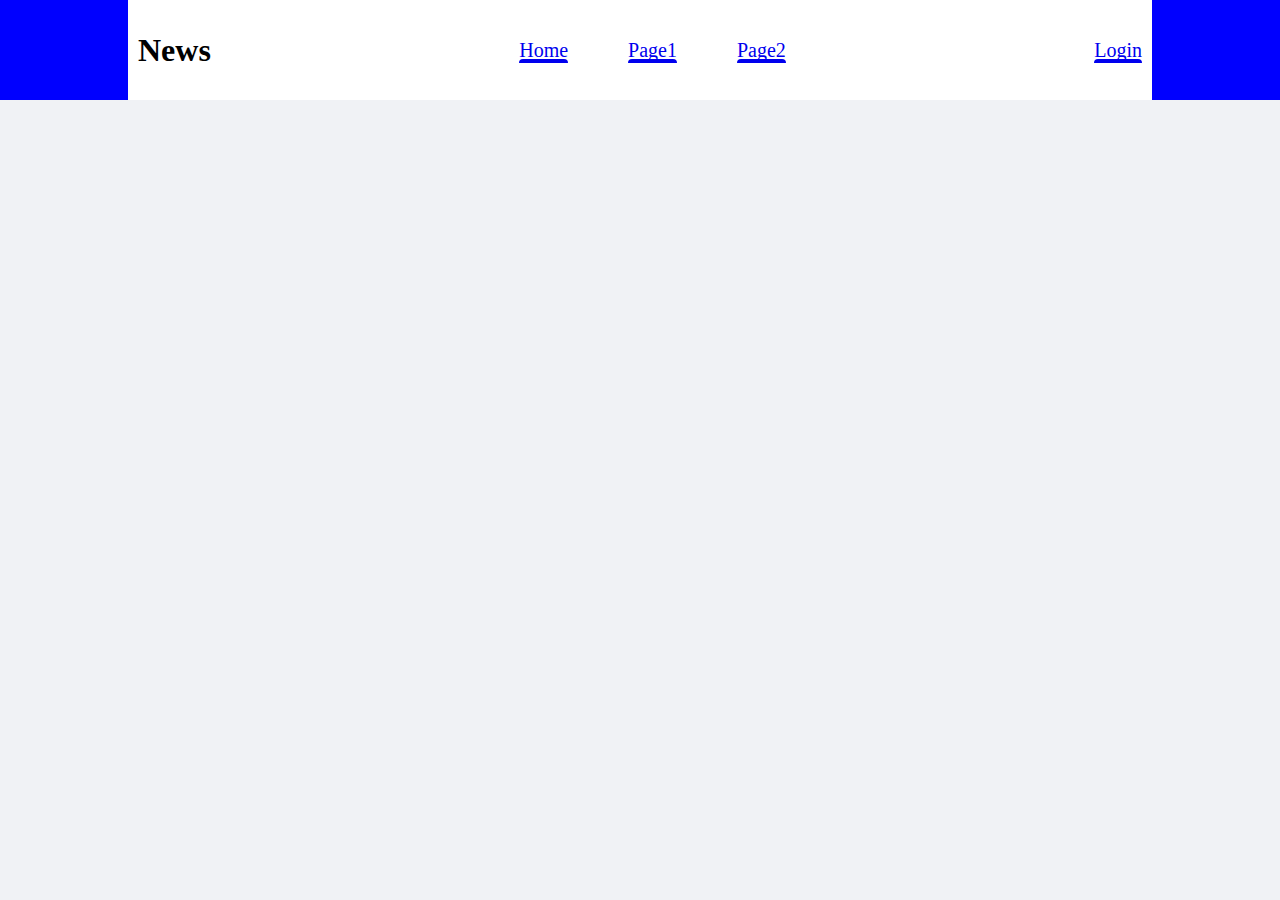
<file: Dự án 2/index.html>
<!DOCTYPE html>
<html lang="en">
<head>
    <meta charset="UTF-8">
    <meta http-equiv="X-UA-Compatible" content="IE=edge">
    <meta name="viewport" content="width=device-width, initial-scale=1.0">
    <title>Document</title>
    <link rel="stylesheet" href="style.css">
</head>
<body>
    <header>
        <div class="header">
            <div class="container">
                <div class="content-container">
                    <h1 class="logo">
                        News
                    </h1>
                    <ul class="list">
                        <li class="list-item">
                            <a href="#" class="simple_link">Home</a>
                        </li>
                        <li class="list-item">
                            <a href="#" class="simple_link">Page1</a>
                        </li>
                        <li class="list-item">
                            <a href="#" class="simple_link">Page2</a>
                        </li>
                    </ul>
                    <div class="login">
                        <a href="#" class="simple_link">Login</a>
                    </div>
                </div>
            </div>
        </div>
    </header>
    <main>

    </main>
    <footer>

    </footer>

</body>
</html>
</file>
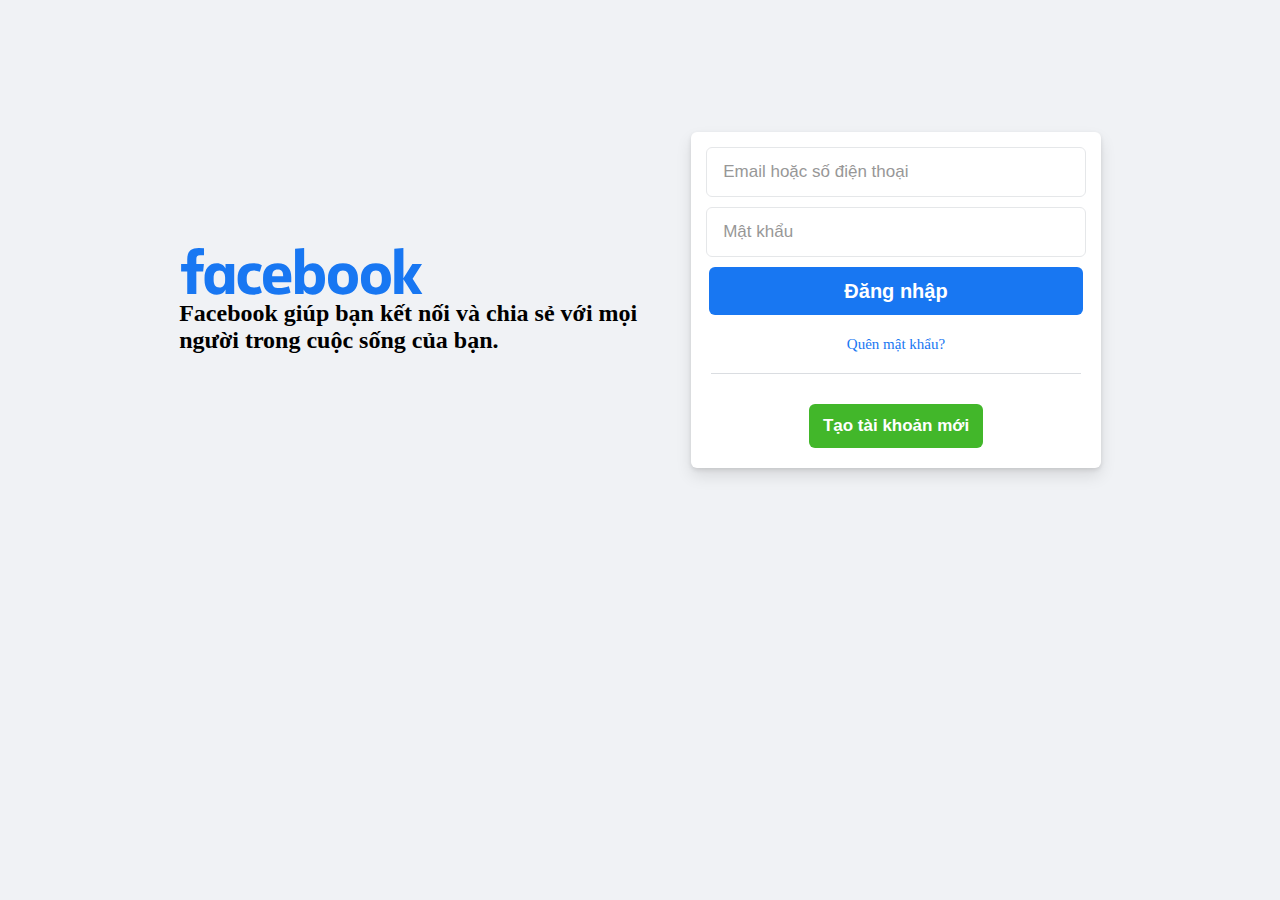
<file: Login Facebook/index.html>
<!DOCTYPE html>
<html lang="en">
<head>
    <meta charset="UTF-8">
    <meta http-equiv="X-UA-Compatible" content="IE=edge">
    <meta name="viewport" content="width=device-width, initial-scale=1.0">
    <title>Document</title>
    <link rel="stylesheet" href="style.css">
</head>
<body>
    <div class="main">
        <div class="container">
            <div class="block left">
                <div class="img">
                    <img src="./assets/img/logo.svg" alt="">
                </div>
                <h2 class="content">
                    Facebook giúp bạn kết nối và chia sẻ với mọi người trong cuộc sống của bạn.
                </h2>
            </div>
            
            <div class="block right">
                    <div class="input">
                        <input type="text" placeholder="Email hoặc số điện thoại">
                        <input type="password" placeholder="Mật khẩu">
                    </div>
                    <div class="login-btn">
                        <button class="login">Đăng nhập</button>
                    </div>
                    <div class="text">
                        <a href="" class="simple_link">Quên mật khẩu?</a>
                    </div>
                    <div class="small-border"></div>
                    <div class="register-btn">
                        <button class="register">Tạo tài khoản mới</button>
                    </div>
            </div>
        </div>
    </div>
</body>
</html>
</file>
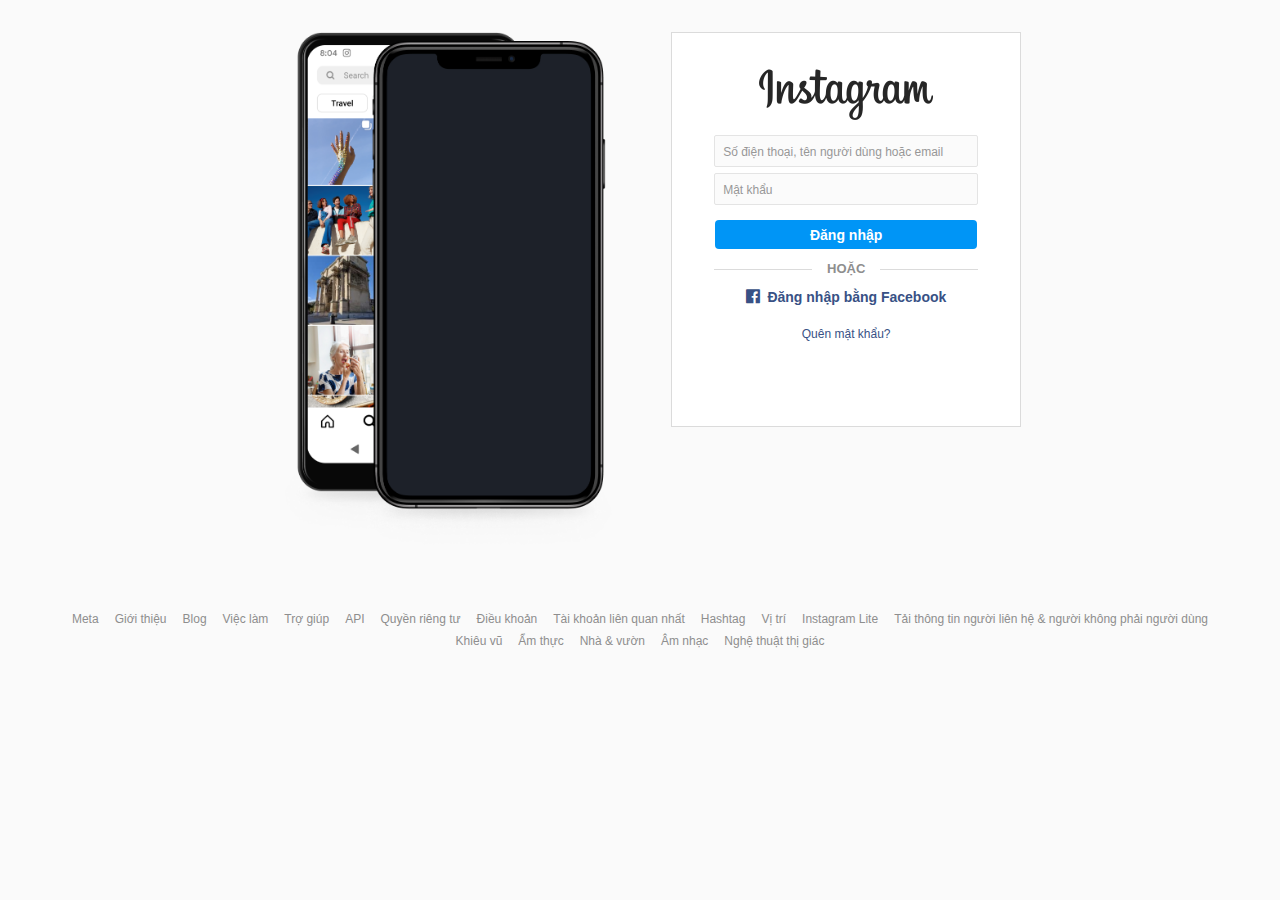
<file: Login Insta/index.html>
<!DOCTYPE html>
<html lang="en">
<head>
    <meta charset="UTF-8">
    <meta http-equiv="X-UA-Compatible" content="IE=edge">
    <meta name="viewport" content="width=device-width, initial-scale=1.0">
    <title>Document</title>
    <link rel="stylesheet" href="style.css">
    <link rel="stylesheet" href="./assets/css/font-awesome.min.css">
</head>
<body>
    <main>
        <div class="main">
            <div class="container">
                <div class="left">
                    <div class="big-img">
                        <img src="./assets/imgs/iphoneimg.png" alt="">
                    </div>
                    <!-- <div class="small-img">
                        <img src="./assets/imgs/small-img.png" alt="">
                    </div> -->
                </div>

                <div class="right">
                    <div class="logo">
                        <img src="./assets/imgs/d2529dbef8ed.png" alt="">
                    </div>
                    <div class="input-container">
                        <input type="text" placeholder="Số điện thoại, tên người dùng hoặc email">
                        <input type="password" placeholder="Mật khẩu">
                    </div>
                    <div class="login">
                        <button class="login-btn">
                            <div class="btn-content">
                                Đăng nhập
                            </div>
                        </button>
                    </div>
                    <div class="border-section">
                        <!-- <div class="left-border"></div> -->
                        <div class="content">HOẶC</div>
                        <!-- <div class="right-border"></div> -->
                    </div>
                    <div class="Facebook-link">
                        <i class="fa fa-facebook-official" aria-hidden="true"></i>
                        <a href="#" class="fb-link">Đăng nhập bằng Facebook</a>
                    </div>
                    <div class="forgot_password">
                        <a href="#" class="password">Quên mật khẩu?</a>
                    </div>
                </div>
            </div>
        </div>
    </main>
    <footer>
        <div class="footer">
            <div class="container">
                <div class="content-container">
                    <div class="row-container">
                        <ul class="list1">
                            <li class="list-items">
                                <a href="#" class="footer-link">Meta</a>
                            </li>
                            <li class="list-items">
                                <a href="#" class="footer-link">Giới thiệu</a>
                            </li>
                            <li class="list-items">
                                <a href="#" class="footer-link">Blog</a>
                            </li>
                            <li class="list-items">
                                <a href="#" class="footer-link">Việc làm</a>
                            </li>
                            <li class="list-items">
                                <a href="#" class="footer-link">Trợ giúp</a>
                            </li>
                            <li class="list-items">
                                <a href="#" class="footer-link">API</a>
                            </li>
                            <li class="list-items">
                                <a href="#" class="footer-link">Quyền riêng tư</a>
                            </li>
                            <li class="list-items">
                                <a href="#" class="footer-link">Điều khoản</a>
                            </li>
                            <li class="list-items">
                                <a href="#" class="footer-link">Tài khoản liên quan nhất</a>
                            </li>
                            <li class="list-items">
                                <a href="#" class="footer-link">Hashtag</a>
                            </li>
                            <li class="list-items">
                                <a href="#" class="footer-link">Vị trí</a>
                            </li>
                            <li class="list-items">
                                <a href="#" class="footer-link">Instagram Lite</a>
                            </li>
                            <li class="list-items">
                                <a href="#" class="footer-link">Tải thông tin người liên hệ & người không phải người dùng</a>
                            </li>
                        </ul>
                        <ul class="list2">
                            <li class="list-items">
                                <a href="#" class="footer-link">Khiêu vũ</a>
                            </li>
                            <li class="list-items">
                                <a href="#" class="footer-link">Ẩm thực</a>
                            </li>
                            <li class="list-items">
                                <a href="#" class="footer-link">Nhà & vườn</a>
                            </li>
                            <li class="list-items">
                                <a href="#" class="footer-link">Âm nhạc</a>
                            </li>
                            <li class="list-items">
                                <a href="#" class="footer-link">Nghệ thuật thị giác</a>
                            </li>
                        </ul>
                    </div>
                    <div class="row2-container">

                    </div>
                </div>
            </div>
        </div>
    </footer>
</body>
</html>
</file>
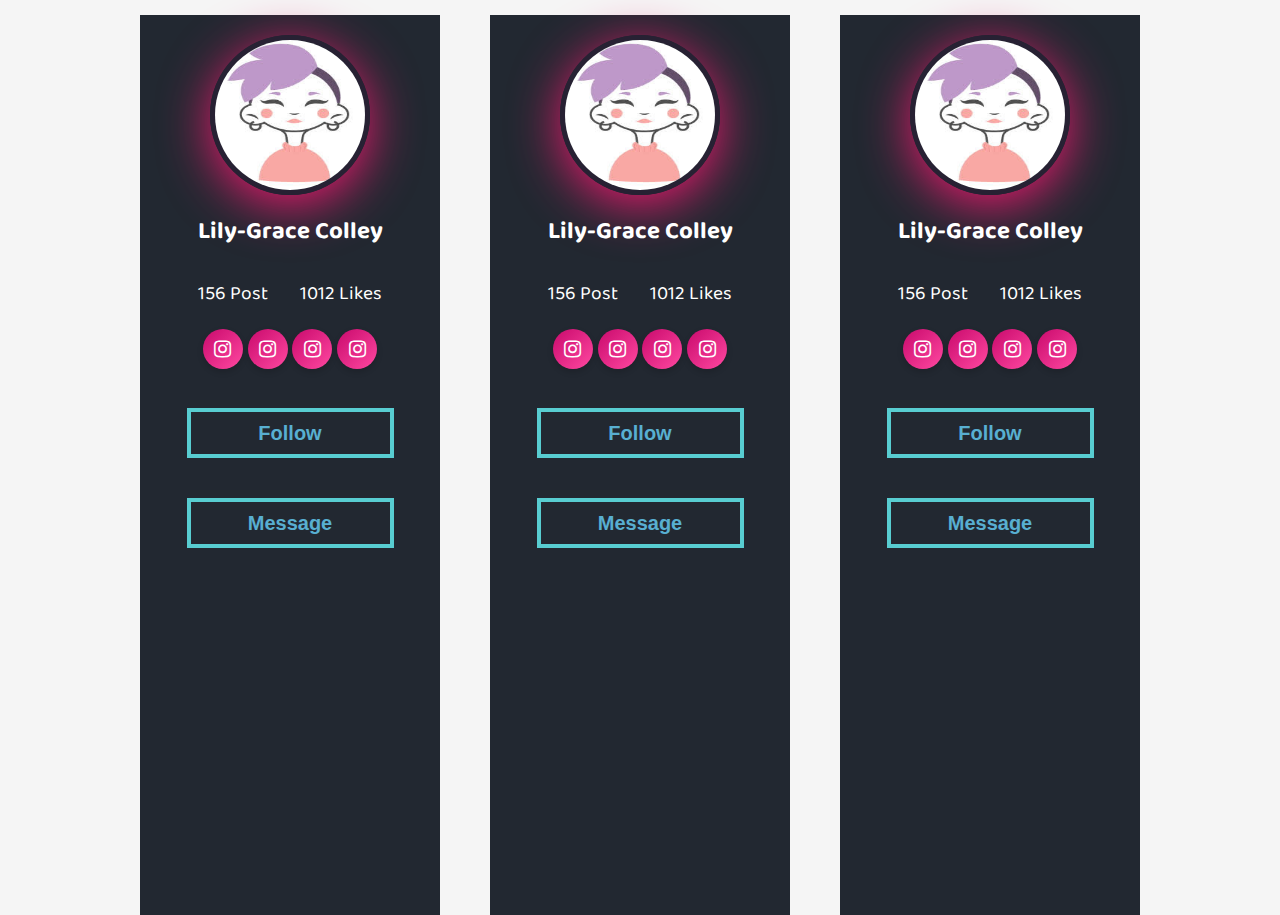
<file: Profile card/index.html>
<!DOCTYPE html>
<html lang="en">
<head>
    <meta charset="UTF-8">
    <meta http-equiv="X-UA-Compatible" content="IE=edge">
    <meta name="viewport" content="width=device-width, initial-scale=1.0">
    <title>Document</title>
    <link rel="stylesheet" href="style.css">
    <link rel="stylesheet" href="./assets/css/font-awesome.min.css">
</head>
<body>
    <div class="container">
        <ul class="list">
            <li class="profile-card">
                <div class="main-img">
                    <img src="./assets/imgs/img1.jpg" alt="">
                </div>
                <h1 class="name">
                    Lily-Grace Colley
                </h1>
                <div class="data-container">
                    <p class="post">
                        156 Post
                    </p>
                    <p class="like">
                        1012 Likes
                    </p>
                </div>
                <ul class="icon-container">
                    <li class="icon-wrap">
                        <button class="icon-btn">
                            <i class="fa fa-instagram" aria-hidden="true"></i>
                        </button>
                    </li>
                    <li class="icon-wrap">
                        <button class="icon-btn">
                            <i class="fa fa-instagram" aria-hidden="true"></i>
                        </button>
                    </li>
                    <li class="icon-wrap">
                        <button class="icon-btn">
                            <i class="fa fa-instagram" aria-hidden="true"></i>
                        </button>
                    </li>
                    <li class="icon-wrap">
                        <button class="icon-btn">
                            <i class="fa fa-instagram" aria-hidden="true"></i>
                        </button>
                    </li>
                </ul>
                <div class="follow">
                    <button class="follow-btn">
                        Follow
                    </button>
                </div>
                <div class="message">
                    <button class="message-btn">
                        Message
                    </button>
                </div>
            </li>
            <li class="profile-card">
                <div class="main-img">
                    <img src="./assets/imgs/img1.jpg" alt="">
                </div>
                <h1 class="name">
                    Lily-Grace Colley
                </h1>
                <div class="data-container">
                    <p class="post">
                        156 Post
                    </p>
                    <p class="like">
                        1012 Likes
                    </p>
                </div>
                <ul class="icon-container">
                    <li class="icon-wrap">
                        <button class="icon-btn">
                            <i class="fa fa-instagram" aria-hidden="true"></i>
                        </button>
                    </li>
                    <li class="icon-wrap">
                        <button class="icon-btn">
                            <i class="fa fa-instagram" aria-hidden="true"></i>
                        </button>
                    </li>
                    <li class="icon-wrap">
                        <button class="icon-btn">
                            <i class="fa fa-instagram" aria-hidden="true"></i>
                        </button>
                    </li>
                    <li class="icon-wrap">
                        <button class="icon-btn">
                            <i class="fa fa-instagram" aria-hidden="true"></i>
                        </button>
                    </li>
                </ul>
                <div class="follow">
                    <button class="follow-btn">
                        Follow
                    </button>
                </div>
                <div class="message">
                    <button class="message-btn">
                        Message
                    </button>
                </div>
            </li>
            <li class="profile-card">
                <div class="main-img">
                    <img src="./assets/imgs/img1.jpg" alt="">
                </div>
                <h1 class="name">
                    Lily-Grace Colley
                </h1>
                <div class="data-container">
                    <p class="post">
                        156 Post
                    </p>
                    <p class="like">
                        1012 Likes
                    </p>
                </div>
                <ul class="icon-container">
                    <li class="icon-wrap">
                        <button class="icon-btn">
                            <i class="fa fa-instagram" aria-hidden="true"></i>
                        </button>
                    </li>
                    <li class="icon-wrap">
                        <button class="icon-btn">
                            <i class="fa fa-instagram" aria-hidden="true"></i>
                        </button>
                    </li>
                    <li class="icon-wrap">
                        <button class="icon-btn">
                            <i class="fa fa-instagram" aria-hidden="true"></i>
                        </button>
                    </li>
                    <li class="icon-wrap">
                        <button class="icon-btn">
                            <i class="fa fa-instagram" aria-hidden="true"></i>
                        </button>
                    </li>
                </ul>
                <div class="follow">
                    <button class="follow-btn">
                        Follow
                    </button>
                </div>
                <div class="message">
                    <button class="message-btn">
                        Message
                    </button>
                </div>
            </li
        </ul>
    </div>


</body>
</html>
</file>
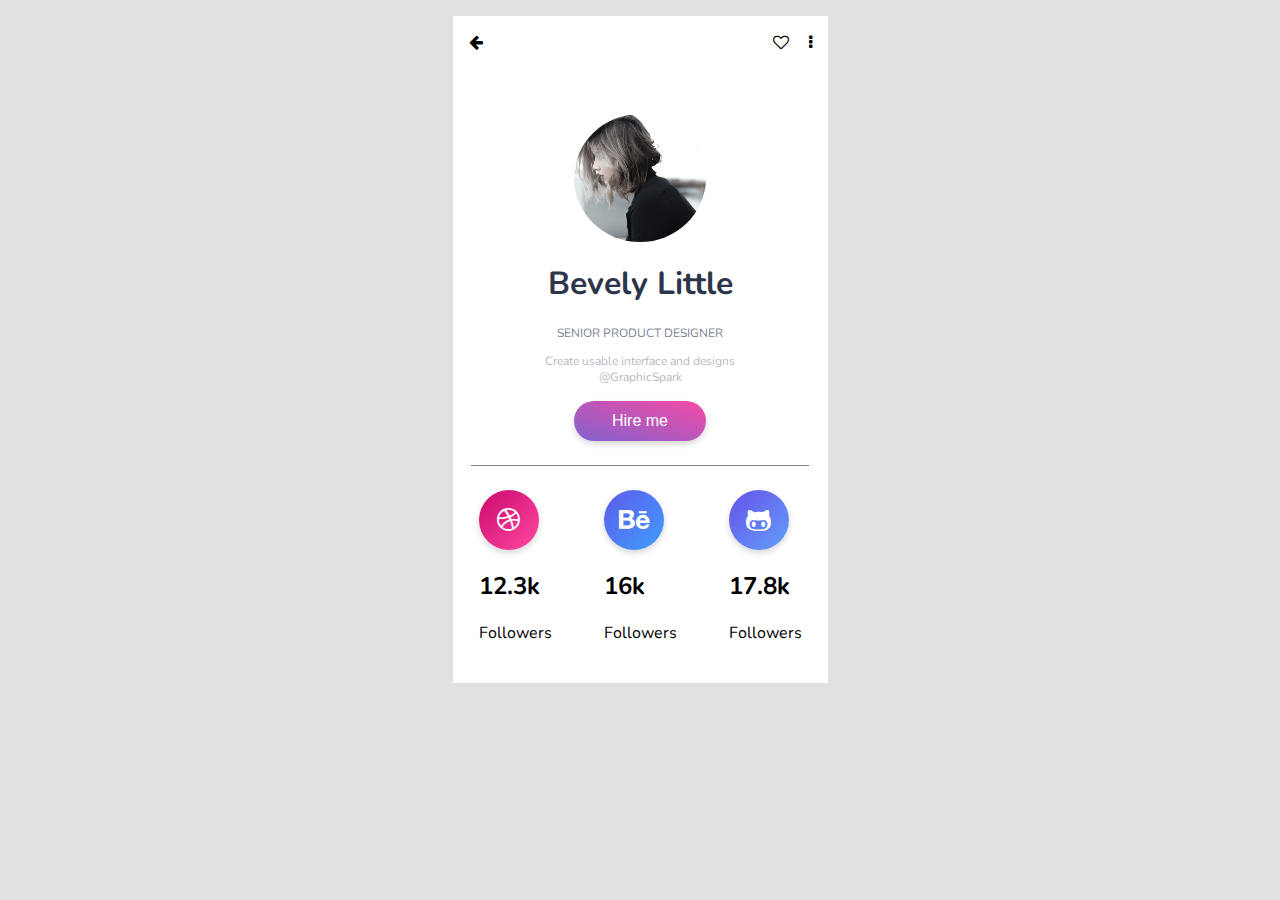
<file: Profile UI/index.html>
<!DOCTYPE html>
<html lang="en">
<head>
    <meta charset="UTF-8">
    <meta http-equiv="X-UA-Compatible" content="IE=edge">
    <meta name="viewport" content="width=device-width, initial-scale=1.0">
    <title>Profile card UI</title>
    <link rel="stylesheet" href="style.css">
    <link rel="stylesheet" href="./assets/css/font-awesome.min.css">
</head>
<body>
    <div class="profile-card">
        <div class="container">
            <div class="icon-container">
                <div class="left-icon">
                    <i class="fa fa-arrow-left" aria-hidden="true"></i>
                </div>
                <div class="right-icon">
                    <i class="fa fa-heart-o" aria-hidden="true"></i>
                    <i class="fa fa-ellipsis-v" aria-hidden="true"></i>
                </div>
            </div>
            <div class="main-img">
                <img src="./assets/imgs/profile-img.avif" alt="">
            </div>
            <h1 class="title">
                Bevely Little
            </h1>
            <p class="job-title">
                SENIOR PRODUCT DESIGNER
            </p>
            <P class="desc">
                Create usable interface and designs @GraphicSpark
            </P>
            <div class="btn">
                <button>Hire me</button>
            </div>
            <div class="small-border"></div>
            <ul class="list">
                <ul class="column">
                    <li class="column-content">
                        <button class="btn1">
                            <i class="fa fa-dribbble" aria-hidden="true"></i>
                        </button>
                        <h2 class="data">
                            12.3k
                        </h2>
                        <p class="followers">
                            Followers
                        </p>
                    </li>
                </ul>
                <ul class="column">
                    <li class="column-content">
                        <button class="btn2">
                            <i class="fa fa-behance" aria-hidden="true"></i>
                        </button>
                        <h2 class="data">
                            16k
                        </h2>
                        <p class="followers">
                            Followers
                        </p>
                    </li>
                </ul>
                <ul class="column">
                    <li class="column-content">
                        <button class="btn3">
                            <i class="fa fa-github-alt" aria-hidden="true"></i>
                        </button>
                        <h2 class="data">
                            17.8k
                        </h2>
                        <p class="followers">
                            Followers
                        </p>
                    </li>
                </ul>
            </ul>
        </div>
    </div>
</body>
</html>
</file>
<file: Dự án 2/style.css>
* {
    margin: 0;
    padding: 0;
    box-sizing: border-box;
    list-style: none;
    text-decoration: none;
}

body {
    width: 100%;
    height: 100%;
    background-color: #f0f2f5;
    font-size: 16px;
    font-weight: 400;
    margin: 0;
    padding: 0;
}

.header {
    width: 100%;
    height: 100px;
    background-color: blue;
}

.header .container {
    width: 80%;
    height: 100%;
    background-color: white;
    margin: 0 auto;
}

.header .content-container {
    width: 100%;
    height: 100%;
    display: flex;
    align-items: center;
    justify-content: space-between;
    padding: 0px 10px;
}

.header .content-container .list {
    display: flex;
    font-size: 20px;
}

.header .content-container .list .list-item {
    margin: 0px 30px;
}

.header .content-container .simple_link {
    font-size: 20px;
    position: relative;
}

.header .content-container .simple_link::after {
    border-top-width: 0.25rem;
    border-top-style: solid;
    border-radius: 0.25rem 0.25rem 0 0;
    bottom: -0.125rem;
    content: "";
    height: 0;
    left: 0;
    position: absolute;
    right: 0;
}
</file>
<file: Login Facebook/style.css>
* {
    box-sizing: border-box;
    margin: 0;
    padding: 0;
    text-decoration: none;
    list-style: none;
}

body {
    background-color: #f0f2f5;
    font: 16px;
    font-weight: 400;
    width: 100%;
    height: 100%;
}

img {
    height: 106px;
    margin: -28px;
}

input {
    padding: 14px 16px;
    font-size: 17px;
    margin: 5px;
    border-radius: 6px;
    border: 1px solid #dddfe2;
    opacity: 0.75;
}

.container {
    display: flex;
    justify-content: center;
    align-items: center;
    width: 80%;
    height: 100%;
    margin: 132px auto;
}

.container .left {
    padding-right: 32px;
    width: 50%;
}

.container .right {
    background-color: white;
    display: flex;
    flex-direction: column;
    width: 40%;
    padding: 10px;
    border-radius: 6px;
    box-shadow: 0 2px 4px rgb(0 0 0 / 10%), 0 8px 16px rgb(0 0 0 / 10%);
}

.right .input {
    display: flex;
    flex-direction: column;
}

.right .login-btn {
    margin: 5px auto;
}

.right .login {
    width: 374px;
    height: 48px;
    background-color: #1877f2;
    border: none;
    border-radius: 6px;
    font-size: 20px;
    color: white;
    font-weight: 600;
}

.right .text {
    margin: 16px auto 0;
    font-size: 15px;
    font-weight: 500;
}

.right .simple_link {
    color: #1877f2;
}

.right .small-border {
    background-color: #dadde1;
    height: 1px;
    width: auto;
    margin: 20px 10px;
}

.right .register-btn {
    margin: 10px auto;
}

.right .register {
    padding: 14px;
    background-color: #42b72a;
    font-size: 17px;
    font-weight: 700;
    line-height: 16px;
    border: none;
    border-radius: 6px;
    color: white;
}

.right .content {
    font-size: 28px;
    line-height: 32px;
}
</file>
<file: Login Insta/style.css>
* {
    margin: 0;
    padding: 0;
    box-sizing: border-box;
    list-style: none;
    text-decoration: none;
}

body {
    width: 100%;
    width: 100%;
    background-color: #fafafa;
    font-family: -apple-system,BlinkMacSystemFont,"Segoe UI",Roboto,Helvetica,Arial,sans-serif;
}

img {
    width: 100%;
    height: 100%;
    object-fit: cover;
}

.main {
    width: 100%;
    height: 100%;
}

.main .container {
    display: flex;
    justify-content: center;
    width: 100%;
    height: 100%;
    margin: 32px auto;
}

.main .left {
    width: 380.31px;
}

.main .right {
    display: flex;
    flex-direction: column;
    width: 350px;
    border: 1px solid #dbdbdb;
    background-color: #ffffff;
    margin-left: 32px;
    height: 395px;
}

.main .right .logo {
    width: 175px;
    height: 51px;
    margin: 36px auto 12px;
}

.main .right input {
    background: rgba(var(--b3f,250,250,250),1);
    border: 1px solid #dbdbdb;
    padding: 9px 0 7px 8px;
    margin: 3px 2px;
    border-radius: 2px;
    font-size: 12px;
    font-weight: 400;
    opacity: 0.75;
}

.main .right .input-container {
    display: flex;
    flex-direction: column;
    margin: 0 40px 6px;
}

.main .right .login {
    margin: 6px auto;
}

.main .right .login .login-btn {
    background-color: #0095f6;
    opacity: 1;
    border: 1px solid transparent;
    color: white;
    font-size: 14px;
    font-weight: 600;
    padding: 5px 94px;
    border-radius: 4px;
}

.main .right .login .login-btn .btn-content {
    margin-top: 1px;
}

.main .right .border-section {
    position: relative;
    margin: 6px auto;
    width: 264px;
    display: flex;
}

.main .right .content {
    font-size: 13px;
    font-weight: 600;
    line-height: 15px;
    color: #8e8e8e;
    margin: 0 auto;
}

.main .right .content::after { 
    content: "";
    position: absolute;
    background-color: #dbdbdb;
    height: 1px;
    width: 98px;
    top: 50%;
    right: 0;
}

.main .right .content::before {
    content: "";
    position: absolute;
    background-color: #dbdbdb;
    height: 1px;
    width: 98px;
    top: 50%;
    left: 0;
}

.main .right .Facebook-link {
    margin: 6px auto;
}

.fa {
    color: #385185;
    margin-right: 3px;
}

.main .right .Facebook-link .fb-link {
    font-size: 14px;
    color: #385185;
    font-weight: 600;
}

.main .right .password {
    font-size: 12px;
    line-height: 18px;
    color: #385185;
}

.main .right .forgot_password {
    margin: 12px auto;
}

.footer {
    width: 100%;
    height: 157px;
    padding: 0 16px;
}

.footer .container {
    width: 100%;
    height: 100%;
}

.footer .container .content-container {
    display: flex;
    flex-direction: column;
    font-size: 12px;
    line-height: 16px;
}

.footer .container .content-container .list1 {
    display: flex;
    justify-content: center;
}

.footer .container .content-container .row-container {
    margin-top: 24px;
}

.footer .container .content-container .list2 {
    display: flex;
    justify-content: center;
}

.footer .container .content-container .list-items {
    margin: 0 8px 6px;
}

.footer .container .content-container .list-items .footer-link {
    color: #8e8e8e;
}
</file>
<file: Profile card/style.css>
@import url('https://fonts.googleapis.com/css2?family=Baloo+Paaji+2:wght@400;500;600;700;800&display=swap');

* {
    box-sizing: border-box;
    margin: 0;
    padding: 0;
    list-style: none;
    text-decoration: none;
}

body {
    font-family: 'Baloo Paaji 2', cursive;
    width: 100%;
    height: 100%;
    background-color: #f5f5f5;
}

img {
    width: 100%;
    height: 100%;
}

.container {
    width: 100%;
    height: 100%;
    margin-top: 15px;
}

.list {
    display: grid;
    grid-template-columns: 300px 300px 300px;
    grid-gap: 50px;
    justify-content: center;
}

.list .profile-card {
    display: flex;
    flex-direction: column;
    align-items: center;
    background-color: #222831;
    height: 100vh;
}

.list .profile-card .main-img {
    width: 160px;
    height: 160px;
    margin-top: 20px;
}

.list .profile-card .main-img img {
    border-radius: 50%;
    border: 5px solid #272133;
    box-shadow: 0 10px 50px rgb(235 25 110);
}


.list .profile-card .name {
    font-size: 1.5em;
    margin-top: 15px;
    margin-bottom: 24px;
    color: white;
}

.list .profile-card .data-container {
    display: grid;
    grid-template-columns: 1fr 1fr;
    grid-gap: 20px;
    font-size: 1.2em;
    color: white;
}

.list .profile-card .icon-container {
    display: grid;
    grid-template-columns: 1fr 1fr 1fr 1fr;
    margin: 16px;
}



.list .profile-card .icon-wrap .icon-btn {
    border-radius: 50%;
    border: none;
    height: 40px;
    width: 40px;
    color: #ffffff;
    box-shadow: 0 3px 6px rgb(0 0 0 / 16%);
    background: linear-gradient(to bottom right, #C90A6D, #FF48A0);
    margin: 2.4px;
}

.list .profile-card .icon-wrap .fa {
    font-size: 20px;
}

.list .profile-card .follow {
    width: 207px;
    height: 50px;
    margin: 20px;
}

.list .profile-card .follow .follow-btn {
    width: 100%;
    height: 100%;
    padding: 10px 0;
    cursor: pointer;
    color: #58afd1;
    border: 4px solid #58cdd1;
    background-color: #222831;
    font-size: 20px;
    font-weight: 700;
}



.list .profile-card .message {
    width: 207px;
    height: 50px;
    margin: 20px;
}


.list .profile-card .message .message-btn {
    width: 100%;
    height: 100%;
    padding: 10px 0;
    cursor: pointer;
    color: #58afd1;
    border: 4px solid #58cdd1;
    background-color: #222831;
    font-size: 20px;
    font-weight: 700;
}
</file>
<file: Profile UI/style.css>
@import url('https://fonts.googleapis.com/css2?family=Nunito:ital,wght@0,200;0,300;0,500;0,600;0,700;0,800;0,900;1,200;1,300;1,400;1,500;1,600;1,700;1,800;1,900&family=Source+Sans+Pro:ital,wght@0,200;0,300;0,400;0,600;0,700;0,900;1,200;1,300;1,400;1,600;1,700;1,900&display=swap');

* {
    margin: 0;
    padding: 0;
    box-sizing: border-box;
    list-style: none;
    text-decoration: none;
}

body {
    font-family: 'Nunito', sans-serif;
    background-color: #e2e1e0;
}

img {
    width: 100%;
    height: 100%;
    object-fit: cover;
    border-radius: 50%;
}

.profile-card {
    width: 375px;
    height: 667px;
    margin: 16px auto;
    display: flex;
    flex-direction: column;
}

.profile-card .container {
    width: 100%;
    height: 100%;
    background-color: white;
}

.profile-card .container .icon-container {
    display: flex;
    justify-content: space-between;
}

.profile-card .container .icon-container .left-icon {
    margin: 16px 0 0 16px;
}

.profile-card .container .icon-container .right-icon {
    margin: 16px 16px 0 0;
}

.fa-heart-o {
    margin-right: 16px;
}

.profile-card .container .main-img {
    width: 132px;
    height: 128px;
    margin: 60px auto 0;
}

.profile-card .container .title {
    color: #2D354A;
    text-align: center;
    margin: 20px 0;
}

.profile-card .container .job-title {
    color: #7C8097;
    font-size: 12px;
    text-align: center;
    margin: 12px 0;
}

.profile-card .container .desc {
    font-size: 12px;
    margin-left: 65px;
    margin-right: 65px;
    color: #B7B8C0;
    text-align: center;
}

.profile-card .container .btn {
    text-align: center;
    margin-top: 16px;
}

.profile-card .container .btn button {
    padding: 1px 6px;
    border: none;
    border-radius: 30px;
    font-size: 16px;
    width: 35%;
    height: 40px;
    color: white;
    box-shadow: 0 3px 6px rgb(0 0 0 / 16%);
    background: linear-gradient(to top right, #8162CE, #F54BA5);
}

.profile-card .container .list {
    display: flex;
    flex-direction: row;
    justify-content: space-around;
}


.profile-card .container .list .column .btn1 {
    border-radius: 50%;
    border: none;
    height: 60px;
    width: 60px;
    color: #ffffff;
    box-shadow: 0 3px 6px rgb(0 0 0 / 16%);
    background: linear-gradient(to bottom right, #C90A6D, #FF48A0);
}

.profile-card .fa-dribbble {
    font-size: 2em;
}

.profile-card .container .list .column .btn2 {
    border-radius: 50%;
    border: none;
    height: 60px;
    width: 60px;
    color: #ffffff;
    box-shadow: 0 3px 6px rgb(0 0 0 / 16%);
    background: linear-gradient(to bottom right, #5E5AEC, #3F9EFC);
}

.profile-card .fa-behance {
    font-size: 2em;
}

.profile-card .container .list .column .btn3 {
    border-radius: 50%;
    border: none;
    height: 60px;
    width: 60px;
    color: #ffffff;
    box-shadow: 0 3px 6px rgb(0 0 0 / 16%);
    background: linear-gradient(to bottom right, #6452E9, #639FF9);
}

.profile-card .fa-github-alt {
    font-size: 2em;
}

.profile-card .small-border {
    width: 90%;
    background: #7C8097;
    height: 1px;
    margin: 24px auto;
}

.profile-card .container .list .column .data {
    margin: 20px 0;
}
</file>
